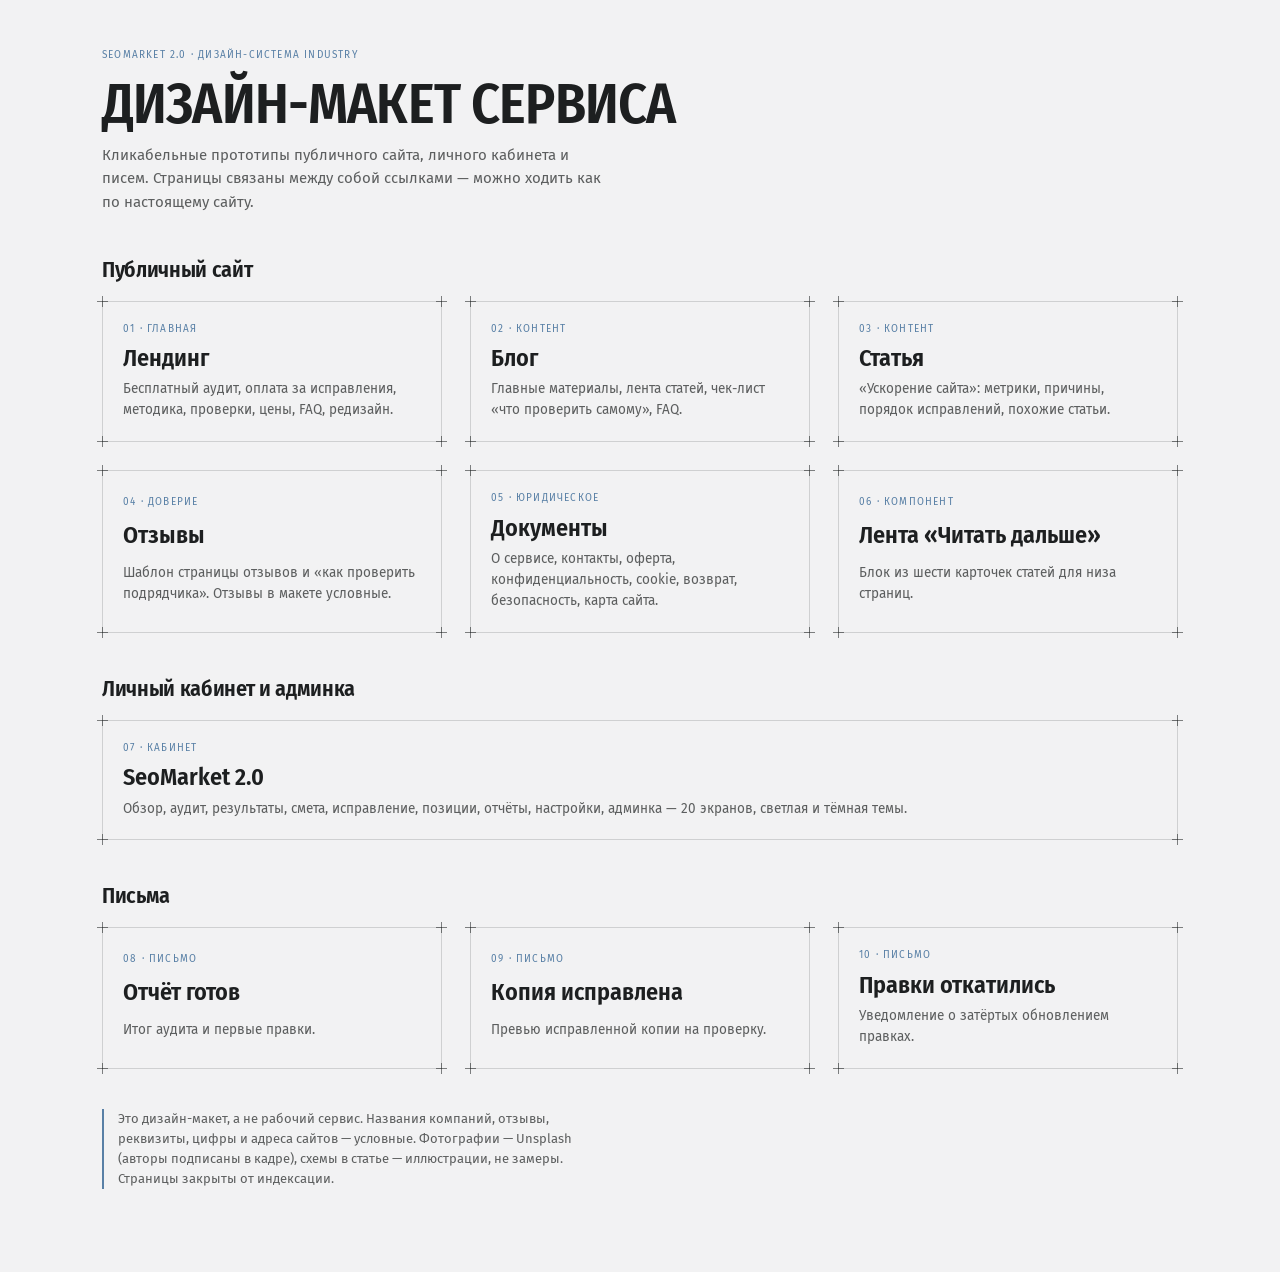
<file: index.html>
<!DOCTYPE html>
<html lang="ru">
<head>
<meta charset="utf-8">
<meta name="robots" content="noindex, nofollow">
<meta name="viewport" content="width=device-width, initial-scale=1">
<title>SeoMarket 2.0 — дизайн-макет</title>
<link rel="stylesheet" href="_ds/industry-2cf29483-63c2-42c2-a32d-4823edc25b26/styles.css">
<style>
  body { margin: 0; }
  /* Боковой отступ 22px, а не 16: угловые метки рамок выходят за карточку на 6px и давали горизонтальную прокрутку на телефоне. */
  .wrap { max-width: 1120px; margin: 0 auto; padding: 48px 22px 72px; }
  .grid { display: grid; grid-template-columns: repeat(auto-fit, minmax(260px, 1fr)); gap: 28px; }
  .item { display: grid; gap: 8px; padding: 20px; text-decoration: none; color: inherit; transition: background .12s ease; }
  .item:hover { background: color-mix(in srgb, var(--color-accent) 8%, transparent); }
  .kick { font-size: 10px; letter-spacing: .12em; text-transform: uppercase; color: var(--color-accent); display: flex; gap: 8px; align-items: center; }
  .ttl { font-family: var(--font-heading); font-weight: 600; font-size: 24px; line-height: 1.1; }
  .dsc { font-size: 13.5px; color: color-mix(in srgb, var(--color-text) 70%, transparent); }
  .note { margin-top: 40px; font-size: 13px; color: color-mix(in srgb, var(--color-text) 70%, transparent); max-width: 72ch; border-left: 2px solid var(--color-accent); padding-left: 14px; }
  h2 { font-size: 22px; margin: 44px 0 18px; }
</style>
</head>
<body>
<div class="wrap">
  <div class="kick">SeoMarket 2.0 · дизайн-система Industry</div>
  <h1 style="font-size:clamp(34px,5vw,56px);margin:10px 0 8px;text-transform:uppercase">Дизайн-макет сервиса</h1>
  <p class="dsc" style="font-size:15px;max-width:64ch">Кликабельные прототипы публичного сайта, личного кабинета и писем. Страницы связаны между собой ссылками — можно ходить как по настоящему сайту.</p>

  <h2>Публичный сайт</h2>
  <div class="grid">
    <a class="item blueprint" href="SeoMarket%20%D0%A1%D0%B0%D0%B9%D1%82.dc.html"><i class="corner tl"></i><i class="corner tr"></i><i class="corner bl"></i><i class="corner br"></i>
      <span class="kick">01 · Главная</span><span class="ttl">Лендинг</span><span class="dsc">Бесплатный аудит, оплата за исправления, методика, проверки, цены, FAQ, редизайн.</span></a>
    <a class="item blueprint" href="SeoMarket%20%D0%91%D0%BB%D0%BE%D0%B3.dc.html"><i class="corner tl"></i><i class="corner tr"></i><i class="corner bl"></i><i class="corner br"></i>
      <span class="kick">02 · Контент</span><span class="ttl">Блог</span><span class="dsc">Главные материалы, лента статей, чек-лист «что проверить самому», FAQ.</span></a>
    <a class="item blueprint" href="SeoMarket%20%D0%91%D0%BB%D0%BE%D0%B3%20%D1%81%D1%82%D0%B0%D1%82%D1%8C%D1%8F.dc.html"><i class="corner tl"></i><i class="corner tr"></i><i class="corner bl"></i><i class="corner br"></i>
      <span class="kick">03 · Контент</span><span class="ttl">Статья</span><span class="dsc">«Ускорение сайта»: метрики, причины, порядок исправлений, похожие статьи.</span></a>
    <a class="item blueprint" href="SeoMarket%20%D0%9E%D1%82%D0%B7%D1%8B%D0%B2%D1%8B.dc.html"><i class="corner tl"></i><i class="corner tr"></i><i class="corner bl"></i><i class="corner br"></i>
      <span class="kick">04 · Доверие</span><span class="ttl">Отзывы</span><span class="dsc">Шаблон страницы отзывов и «как проверить подрядчика». Отзывы в макете условные.</span></a>
    <a class="item blueprint" href="SeoMarket%20%D0%94%D0%BE%D0%BA%D1%83%D0%BC%D0%B5%D0%BD%D1%82%D1%8B.dc.html"><i class="corner tl"></i><i class="corner tr"></i><i class="corner bl"></i><i class="corner br"></i>
      <span class="kick">05 · Юридическое</span><span class="ttl">Документы</span><span class="dsc">О сервисе, контакты, оферта, конфиденциальность, cookie, возврат, безопасность, карта сайта.</span></a>
    <a class="item blueprint" href="ArticleRail.dc.html"><i class="corner tl"></i><i class="corner tr"></i><i class="corner bl"></i><i class="corner br"></i>
      <span class="kick">06 · Компонент</span><span class="ttl">Лента «Читать дальше»</span><span class="dsc">Блок из шести карточек статей для низа страниц.</span></a>
  </div>

  <h2>Личный кабинет и админка</h2>
  <div class="grid">
    <a class="item blueprint" href="SeoMarket%20v2.dc.html"><i class="corner tl"></i><i class="corner tr"></i><i class="corner bl"></i><i class="corner br"></i>
      <span class="kick">07 · Кабинет</span><span class="ttl">SeoMarket 2.0</span><span class="dsc">Обзор, аудит, результаты, смета, исправление, позиции, отчёты, настройки, админка — 20 экранов, светлая и тёмная темы.</span></a>
  </div>

  <h2>Письма</h2>
  <div class="grid">
    <a class="item blueprint" href="email-01-otchet-gotov.html"><i class="corner tl"></i><i class="corner tr"></i><i class="corner bl"></i><i class="corner br"></i>
      <span class="kick">08 · Письмо</span><span class="ttl">Отчёт готов</span><span class="dsc">Итог аудита и первые правки.</span></a>
    <a class="item blueprint" href="email-02-kopiya-gotova.html"><i class="corner tl"></i><i class="corner tr"></i><i class="corner bl"></i><i class="corner br"></i>
      <span class="kick">09 · Письмо</span><span class="ttl">Копия исправлена</span><span class="dsc">Превью исправленной копии на проверку.</span></a>
    <a class="item blueprint" href="email-03-pravki-otkatilis.html"><i class="corner tl"></i><i class="corner tr"></i><i class="corner bl"></i><i class="corner br"></i>
      <span class="kick">10 · Письмо</span><span class="ttl">Правки откатились</span><span class="dsc">Уведомление о затёртых обновлением правках.</span></a>
  </div>

  <p class="note">Это дизайн-макет, а не рабочий сервис. Названия компаний, отзывы, реквизиты, цифры и адреса сайтов — условные. Фотографии — Unsplash (авторы подписаны в кадре), схемы в статье — иллюстрации, не замеры. Страницы закрыты от индексации.</p>
</div>
</body>
</html>
</file>
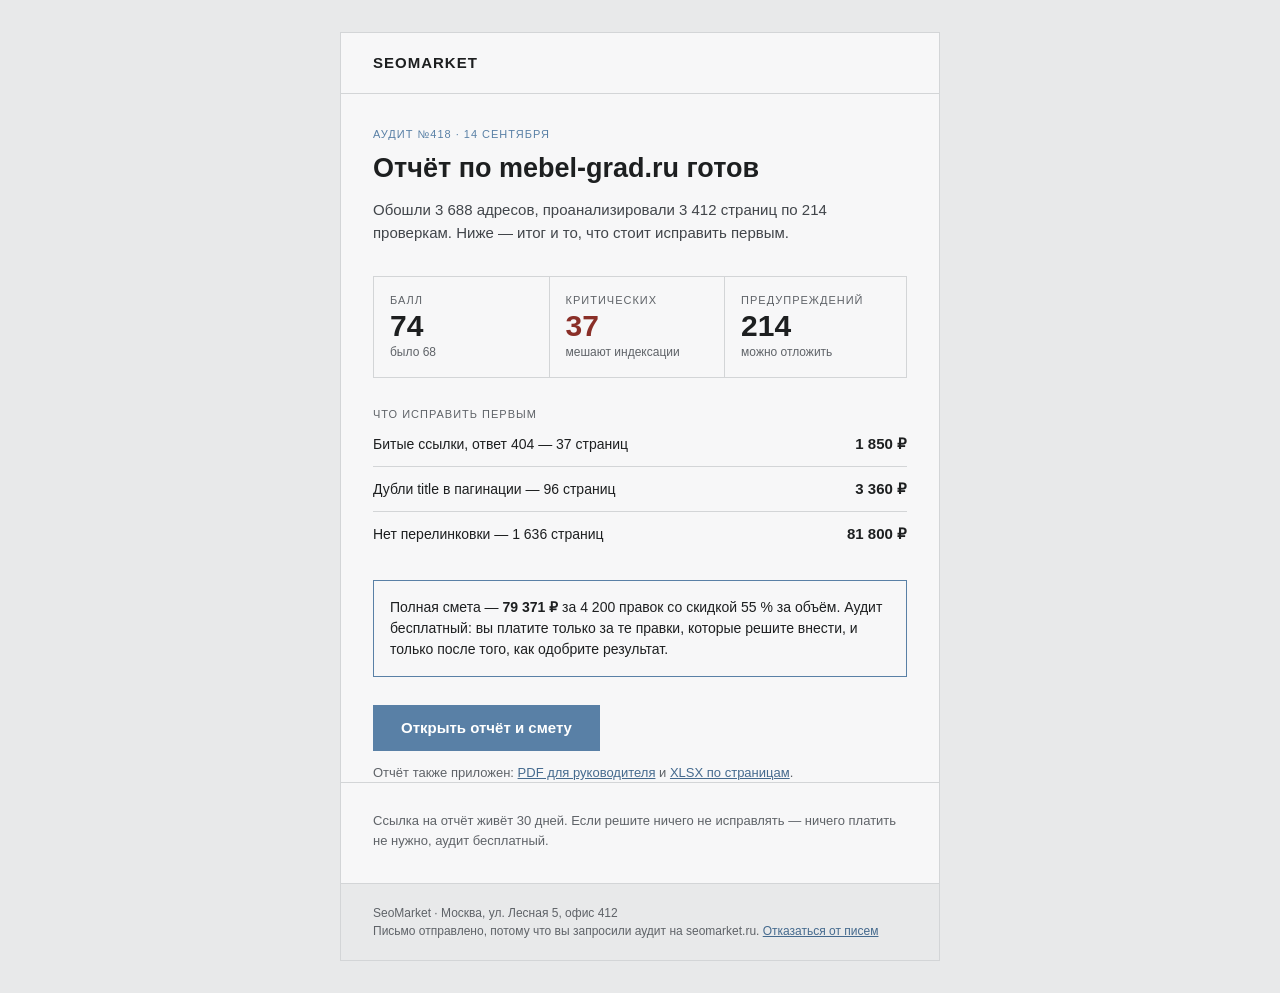
<file: email-01-otchet-gotov.html>
<!DOCTYPE html>
<html lang="ru">
<head>
<meta charset="utf-8">
<meta name="robots" content="noindex, nofollow">
<meta name="viewport" content="width=device-width, initial-scale=1">
<meta name="color-scheme" content="light dark">
<title>Отчёт по mebel-grad.ru готов</title>
<!-- Только то, что нельзя заинлайнить. Часть клиентов вырежет этот блок целиком,
     поэтому письмо обязано читаться из инлайн-стилей. -->
<style>
@media (max-width:620px){
  .wrap{width:100%!important}
  .pad{padding-left:20px!important;padding-right:20px!important}
  .num{font-size:34px!important}
}
</style>
</head>
<body style="margin:0;padding:0;background:#e8e9ea;">
<!-- Прехедер: показывается рядом с темой письма в списке входящих. -->
<span style="display:none;font-size:1px;color:#e8e9ea;max-height:0;overflow:hidden;">Балл 74 из 100, 37 критических ошибок. Смета на исправление — 79 371 ₽, аудит бесплатный.</span>

<table role="presentation" cellpadding="0" cellspacing="0" border="0" width="100%" style="background:#e8e9ea;">
<tr><td align="center" style="padding:32px 12px;">

<table role="presentation" cellpadding="0" cellspacing="0" border="0" width="600" class="wrap" style="width:600px;max-width:600px;background:#f7f7f8;border:1px solid #d3d5d7;">

  <tr><td class="pad" style="padding:20px 32px;border-bottom:1px solid #d3d5d7;font-family:Arial,Helvetica,sans-serif;font-size:15px;line-height:20px;mso-line-height-rule:exactly;letter-spacing:1px;color:#1d1f20;font-weight:bold;">SEOMARKET</td></tr>

  <tr><td class="pad" style="padding:32px 32px 8px;font-family:Arial,Helvetica,sans-serif;">
    <div style="font-size:11px;line-height:16px;mso-line-height-rule:exactly;letter-spacing:1px;text-transform:uppercase;color:#5980a6;padding-bottom:10px;">Аудит №418 · 14 сентября</div>
    <h1 style="margin:0;font-size:27px;line-height:32px;mso-line-height-rule:exactly;color:#1d1f20;font-weight:bold;">Отчёт по mebel-grad.ru готов</h1>
    <p style="margin:14px 0 0;font-size:15px;line-height:23px;mso-line-height-rule:exactly;color:#41454a;">Обошли 3 688 адресов, проанализировали 3 412 страниц по 214 проверкам. Ниже — итог и то, что стоит исправить первым.</p>
  </td></tr>

  <!-- Цифры таблицей, а не флексом: в Outlook раскладка считается Word-движком. -->
  <tr><td class="pad" style="padding:24px 32px 0;">
    <table role="presentation" cellpadding="0" cellspacing="0" border="0" width="536" style="width:100%;border:1px solid #d3d5d7;">
      <tr>
        <td width="33%" style="width:33%;padding:16px;border-right:1px solid #d3d5d7;font-family:Arial,Helvetica,sans-serif;vertical-align:top;">
          <div style="font-size:11px;line-height:15px;mso-line-height-rule:exactly;letter-spacing:1px;text-transform:uppercase;color:#5f6368;">Балл</div>
          <div class="num" style="font-size:30px;line-height:36px;mso-line-height-rule:exactly;color:#1d1f20;font-weight:bold;">74</div>
          <div style="font-size:12px;line-height:17px;mso-line-height-rule:exactly;color:#5f6368;">было 68</div>
        </td>
        <td width="33%" style="width:33%;padding:16px;border-right:1px solid #d3d5d7;font-family:Arial,Helvetica,sans-serif;vertical-align:top;">
          <div style="font-size:11px;line-height:15px;mso-line-height-rule:exactly;letter-spacing:1px;text-transform:uppercase;color:#5f6368;">Критических</div>
          <div class="num" style="font-size:30px;line-height:36px;mso-line-height-rule:exactly;color:#8a2f28;font-weight:bold;">37</div>
          <div style="font-size:12px;line-height:17px;mso-line-height-rule:exactly;color:#5f6368;">мешают индексации</div>
        </td>
        <td width="34%" style="width:34%;padding:16px;font-family:Arial,Helvetica,sans-serif;vertical-align:top;">
          <div style="font-size:11px;line-height:15px;mso-line-height-rule:exactly;letter-spacing:1px;text-transform:uppercase;color:#5f6368;">Предупреждений</div>
          <div class="num" style="font-size:30px;line-height:36px;mso-line-height-rule:exactly;color:#1d1f20;font-weight:bold;">214</div>
          <div style="font-size:12px;line-height:17px;mso-line-height-rule:exactly;color:#5f6368;">можно отложить</div>
        </td>
      </tr>
    </table>
  </td></tr>

  <tr><td class="pad" style="padding:28px 32px 0;font-family:Arial,Helvetica,sans-serif;">
    <div style="font-size:11px;line-height:16px;mso-line-height-rule:exactly;letter-spacing:1px;text-transform:uppercase;color:#5f6368;padding-bottom:12px;">Что исправить первым</div>
    <table role="presentation" cellpadding="0" cellspacing="0" border="0" width="536" style="width:100%;">
      <tr>
        <td style="padding:0 0 12px;border-bottom:1px solid #d3d5d7;font-family:Arial,Helvetica,sans-serif;font-size:14px;line-height:20px;mso-line-height-rule:exactly;color:#1d1f20;">Битые ссылки, ответ 404 — 37 страниц</td>
        <td align="right" style="padding:0 0 12px;border-bottom:1px solid #d3d5d7;font-family:Arial,Helvetica,sans-serif;font-size:15px;line-height:20px;mso-line-height-rule:exactly;color:#1d1f20;font-weight:bold;white-space:nowrap;">1 850 ₽</td>
      </tr>
      <tr>
        <td style="padding:12px 0;border-bottom:1px solid #d3d5d7;font-family:Arial,Helvetica,sans-serif;font-size:14px;line-height:20px;mso-line-height-rule:exactly;color:#1d1f20;">Дубли title в пагинации — 96 страниц</td>
        <td align="right" style="padding:12px 0;border-bottom:1px solid #d3d5d7;font-family:Arial,Helvetica,sans-serif;font-size:15px;line-height:20px;mso-line-height-rule:exactly;color:#1d1f20;font-weight:bold;white-space:nowrap;">3 360 ₽</td>
      </tr>
      <tr>
        <td style="padding:12px 0;font-family:Arial,Helvetica,sans-serif;font-size:14px;line-height:20px;mso-line-height-rule:exactly;color:#1d1f20;">Нет перелинковки — 1 636 страниц</td>
        <td align="right" style="padding:12px 0;font-family:Arial,Helvetica,sans-serif;font-size:15px;line-height:20px;mso-line-height-rule:exactly;color:#1d1f20;font-weight:bold;white-space:nowrap;">81 800 ₽</td>
      </tr>
    </table>
  </td></tr>

  <tr><td class="pad" style="padding:24px 32px 0;">
    <table role="presentation" cellpadding="0" cellspacing="0" border="0" width="536" style="width:100%;border:1px solid #5980a6;">
      <tr><td style="padding:16px;font-family:Arial,Helvetica,sans-serif;font-size:14px;line-height:21px;mso-line-height-rule:exactly;color:#1d1f20;">
        Полная смета — <strong>79 371 ₽</strong> за 4 200 правок со скидкой 55 % за объём. Аудит бесплатный: вы платите только за те правки, которые решите внести, и только после того, как одобрите результат.
      </td></tr>
    </table>
  </td></tr>

  <!-- Кнопка на ячейке с фоном: картинки и <button> в письмах не работают. -->
  <tr><td class="pad" style="padding:28px 32px 0;">
    <table role="presentation" cellpadding="0" cellspacing="0" border="0">
      <tr><td bgcolor="#5980a6" style="background:#5980a6;padding:14px 28px;">
        <a href="https://seomarket.ru/audit/418" style="display:block;font-family:Arial,Helvetica,sans-serif;font-size:15px;line-height:18px;mso-line-height-rule:exactly;color:#ffffff;text-decoration:none;font-weight:bold;">Открыть отчёт и смету</a>
      </td></tr>
    </table>
    <p style="margin:12px 0 0;font-family:Arial,Helvetica,sans-serif;font-size:13px;line-height:19px;mso-line-height-rule:exactly;color:#5f6368;">Отчёт также приложен: <a href="https://seomarket.ru/report/418.pdf" style="color:#456a8e;">PDF для руководителя</a> и <a href="https://seomarket.ru/report/418.xlsx" style="color:#456a8e;">XLSX по страницам</a>.</p>
  </td></tr>

  <tr><td class="pad" style="padding:28px 32px 32px;font-family:Arial,Helvetica,sans-serif;font-size:13px;line-height:20px;mso-line-height-rule:exactly;color:#5f6368;border-top:1px solid #d3d5d7;margin-top:8px;">
    Ссылка на отчёт живёт 30 дней. Если решите ничего не исправлять — ничего платить не нужно, аудит бесплатный.
  </td></tr>

  <tr><td class="pad" style="padding:20px 32px;background:#e8e9ea;border-top:1px solid #d3d5d7;font-family:Arial,Helvetica,sans-serif;font-size:12px;line-height:18px;mso-line-height-rule:exactly;color:#5f6368;">
    SeoMarket · Москва, ул. Лесная 5, офис 412<br>
    Письмо отправлено, потому что вы запросили аудит на seomarket.ru.
    <a href="https://seomarket.ru/unsubscribe?t=a7f3c1e9" style="color:#456a8e;">Отказаться от писем</a>
  </td></tr>

</table>

</td></tr>
</table>
</body>
</html>
</file>
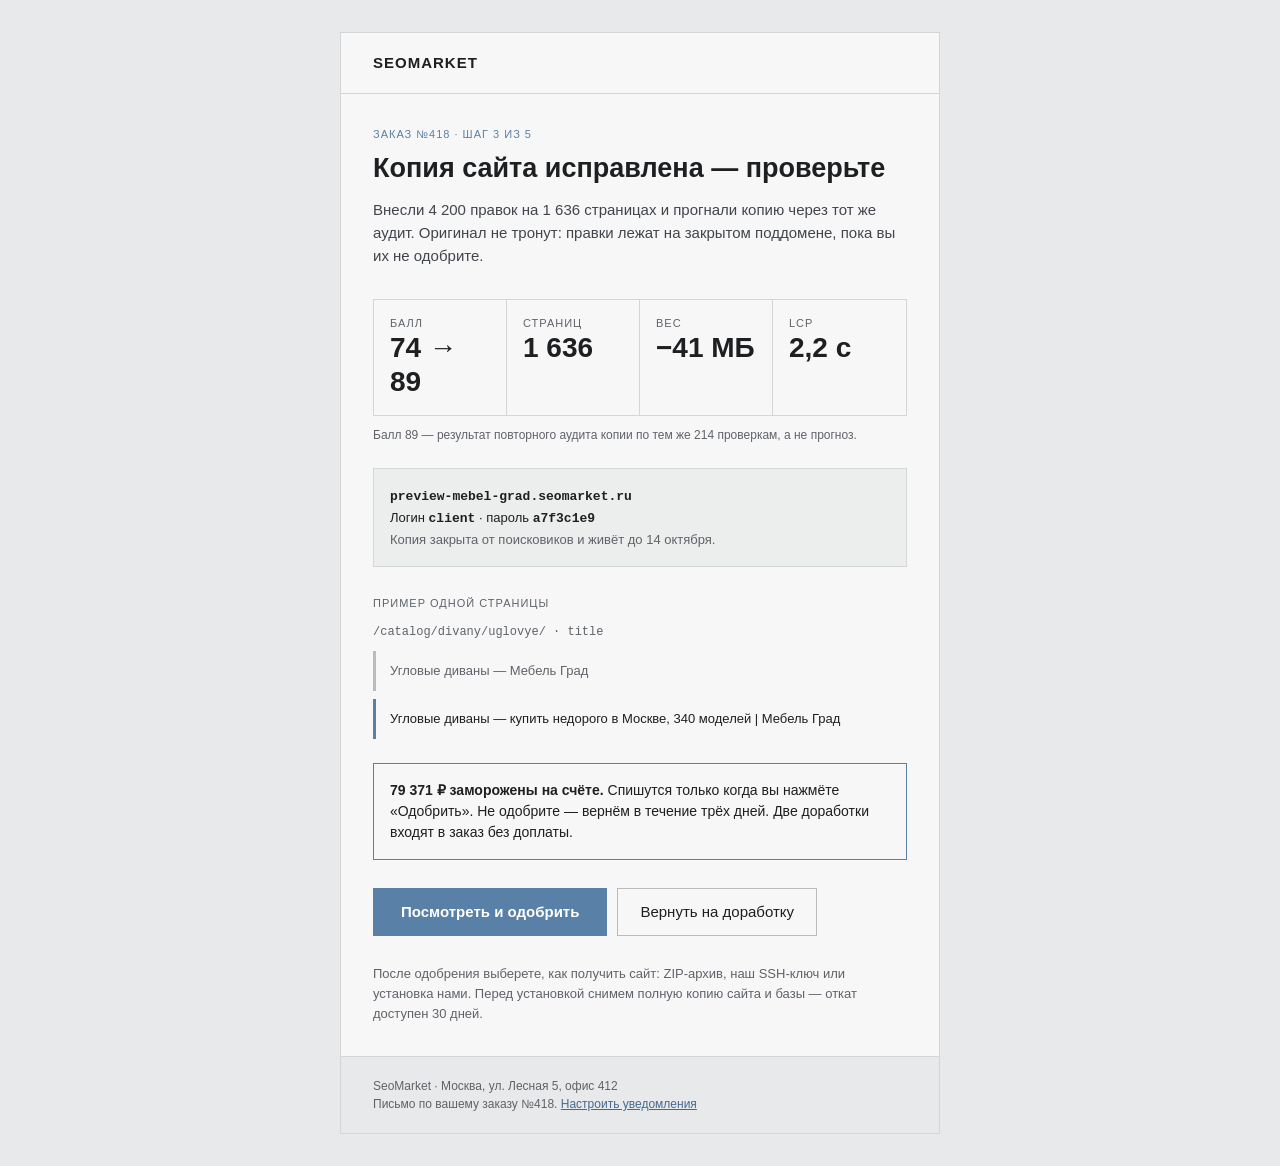
<file: email-02-kopiya-gotova.html>
<!DOCTYPE html>
<html lang="ru">
<head>
<meta charset="utf-8">
<meta name="robots" content="noindex, nofollow">
<meta name="viewport" content="width=device-width, initial-scale=1">
<meta name="color-scheme" content="light dark">
<title>Исправленная копия готова к проверке</title>
<style>
@media (max-width:620px){
  .wrap{width:100%!important}
  .pad{padding-left:20px!important;padding-right:20px!important}
  .num{font-size:32px!important}
  .col{display:block!important;width:100%!important;border-right:0!important;border-bottom:1px solid #d3d5d7!important}
}
</style>
</head>
<body style="margin:0;padding:0;background:#e8e9ea;">
<span style="display:none;font-size:1px;color:#e8e9ea;max-height:0;overflow:hidden;">Балл копии 89 против 74. Деньги в холде и спишутся только после вашего одобрения.</span>

<table role="presentation" cellpadding="0" cellspacing="0" border="0" width="100%" style="background:#e8e9ea;">
<tr><td align="center" style="padding:32px 12px;">

<table role="presentation" cellpadding="0" cellspacing="0" border="0" width="600" class="wrap" style="width:600px;max-width:600px;background:#f7f7f8;border:1px solid #d3d5d7;">

  <tr><td class="pad" style="padding:20px 32px;border-bottom:1px solid #d3d5d7;font-family:Arial,Helvetica,sans-serif;font-size:15px;line-height:20px;mso-line-height-rule:exactly;letter-spacing:1px;color:#1d1f20;font-weight:bold;">SEOMARKET</td></tr>

  <tr><td class="pad" style="padding:32px 32px 8px;font-family:Arial,Helvetica,sans-serif;">
    <div style="font-size:11px;line-height:16px;mso-line-height-rule:exactly;letter-spacing:1px;text-transform:uppercase;color:#5980a6;padding-bottom:10px;">Заказ №418 · шаг 3 из 5</div>
    <h1 style="margin:0;font-size:27px;line-height:32px;mso-line-height-rule:exactly;color:#1d1f20;font-weight:bold;">Копия сайта исправлена — проверьте</h1>
    <p style="margin:14px 0 0;font-size:15px;line-height:23px;mso-line-height-rule:exactly;color:#41454a;">Внесли 4 200 правок на 1 636 страницах и прогнали копию через тот же аудит. Оригинал не тронут: правки лежат на закрытом поддомене, пока вы их не одобрите.</p>
  </td></tr>

  <tr><td class="pad" style="padding:24px 32px 0;">
    <table role="presentation" cellpadding="0" cellspacing="0" border="0" width="536" style="width:100%;border:1px solid #d3d5d7;">
      <tr>
        <td class="col" width="25%" style="width:25%;padding:16px;border-right:1px solid #d3d5d7;font-family:Arial,Helvetica,sans-serif;vertical-align:top;">
          <div style="font-size:11px;line-height:15px;mso-line-height-rule:exactly;letter-spacing:1px;text-transform:uppercase;color:#5f6368;">Балл</div>
          <div class="num" style="font-size:28px;line-height:34px;mso-line-height-rule:exactly;color:#1d1f20;font-weight:bold;">74 &rarr; 89</div>
        </td>
        <td class="col" width="25%" style="width:25%;padding:16px;border-right:1px solid #d3d5d7;font-family:Arial,Helvetica,sans-serif;vertical-align:top;">
          <div style="font-size:11px;line-height:15px;mso-line-height-rule:exactly;letter-spacing:1px;text-transform:uppercase;color:#5f6368;">Страниц</div>
          <div class="num" style="font-size:28px;line-height:34px;mso-line-height-rule:exactly;color:#1d1f20;font-weight:bold;">1 636</div>
        </td>
        <td class="col" width="25%" style="width:25%;padding:16px;border-right:1px solid #d3d5d7;font-family:Arial,Helvetica,sans-serif;vertical-align:top;">
          <div style="font-size:11px;line-height:15px;mso-line-height-rule:exactly;letter-spacing:1px;text-transform:uppercase;color:#5f6368;">Вес</div>
          <div class="num" style="font-size:28px;line-height:34px;mso-line-height-rule:exactly;color:#1d1f20;font-weight:bold;">&minus;41 МБ</div>
        </td>
        <td class="col" width="25%" style="width:25%;padding:16px;font-family:Arial,Helvetica,sans-serif;vertical-align:top;">
          <div style="font-size:11px;line-height:15px;mso-line-height-rule:exactly;letter-spacing:1px;text-transform:uppercase;color:#5f6368;">LCP</div>
          <div class="num" style="font-size:28px;line-height:34px;mso-line-height-rule:exactly;color:#1d1f20;font-weight:bold;">2,2 с</div>
        </td>
      </tr>
    </table>
    <p style="margin:10px 0 0;font-family:Arial,Helvetica,sans-serif;font-size:12px;line-height:18px;mso-line-height-rule:exactly;color:#5f6368;">Балл 89 — результат повторного аудита копии по тем же 214 проверкам, а не прогноз.</p>
  </td></tr>

  <!-- Доступ к превью прямо в письме: заказчик открывает с телефона, не заходя в кабинет. -->
  <tr><td class="pad" style="padding:24px 32px 0;">
    <table role="presentation" cellpadding="0" cellspacing="0" border="0" width="536" style="width:100%;border:1px solid #d3d5d7;background:#eceded;">
      <tr><td style="padding:16px;font-family:Arial,Helvetica,sans-serif;font-size:13px;line-height:21px;mso-line-height-rule:exactly;color:#1d1f20;">
        <strong style="font-family:'Courier New',Courier,monospace;font-size:13px;">preview-mebel-grad.seomarket.ru</strong><br>
        Логин <strong style="font-family:'Courier New',Courier,monospace;">client</strong> · пароль <strong style="font-family:'Courier New',Courier,monospace;">a7f3c1e9</strong><br>
        <span style="color:#5f6368;">Копия закрыта от поисковиков и живёт до 14 октября.</span>
      </td></tr>
    </table>
  </td></tr>

  <tr><td class="pad" style="padding:28px 32px 0;font-family:Arial,Helvetica,sans-serif;">
    <div style="font-size:11px;line-height:16px;mso-line-height-rule:exactly;letter-spacing:1px;text-transform:uppercase;color:#5f6368;padding-bottom:12px;">Пример одной страницы</div>
    <div style="font-family:'Courier New',Courier,monospace;font-size:12px;line-height:18px;mso-line-height-rule:exactly;color:#5f6368;padding-bottom:10px;">/catalog/divany/uglovye/ · title</div>
    <table role="presentation" cellpadding="0" cellspacing="0" border="0" width="536" style="width:100%;">
      <tr><td style="padding:10px 14px;border-left:3px solid #b9bcbf;font-family:Arial,Helvetica,sans-serif;font-size:13px;line-height:20px;mso-line-height-rule:exactly;color:#5f6368;">Угловые диваны — Мебель Град</td></tr>
      <tr><td style="height:8px;font-size:0;line-height:0;">&nbsp;</td></tr>
      <tr><td style="padding:10px 14px;border-left:3px solid #5980a6;font-family:Arial,Helvetica,sans-serif;font-size:13px;line-height:20px;mso-line-height-rule:exactly;color:#1d1f20;">Угловые диваны — купить недорого в Москве, 340 моделей | Мебель Град</td></tr>
    </table>
  </td></tr>

  <tr><td class="pad" style="padding:24px 32px 0;">
    <table role="presentation" cellpadding="0" cellspacing="0" border="0" width="536" style="width:100%;border:1px solid #5980a6;">
      <tr><td style="padding:16px;font-family:Arial,Helvetica,sans-serif;font-size:14px;line-height:21px;mso-line-height-rule:exactly;color:#1d1f20;">
        <strong>79 371 ₽ заморожены на счёте.</strong> Спишутся только когда вы нажмёте «Одобрить». Не одобрите — вернём в течение трёх дней. Две доработки входят в заказ без доплаты.
      </td></tr>
    </table>
  </td></tr>

  <tr><td class="pad" style="padding:28px 32px 0;">
    <table role="presentation" cellpadding="0" cellspacing="0" border="0">
      <tr>
        <td bgcolor="#5980a6" style="background:#5980a6;padding:14px 28px;">
          <a href="https://seomarket.ru/order/418" style="display:block;font-family:Arial,Helvetica,sans-serif;font-size:15px;line-height:18px;mso-line-height-rule:exactly;color:#ffffff;text-decoration:none;font-weight:bold;">Посмотреть и одобрить</a>
        </td>
        <td style="width:10px;font-size:0;line-height:0;">&nbsp;</td>
        <td style="padding:14px 22px;border:1px solid #b9bcbf;">
          <a href="https://seomarket.ru/order/418/rework" style="display:block;font-family:Arial,Helvetica,sans-serif;font-size:15px;line-height:18px;mso-line-height-rule:exactly;color:#1d1f20;text-decoration:none;">Вернуть на доработку</a>
        </td>
      </tr>
    </table>
  </td></tr>

  <tr><td class="pad" style="padding:28px 32px 32px;font-family:Arial,Helvetica,sans-serif;font-size:13px;line-height:20px;mso-line-height-rule:exactly;color:#5f6368;">
    После одобрения выберете, как получить сайт: ZIP-архив, наш SSH-ключ или установка нами. Перед установкой снимем полную копию сайта и базы — откат доступен 30 дней.
  </td></tr>

  <tr><td class="pad" style="padding:20px 32px;background:#e8e9ea;border-top:1px solid #d3d5d7;font-family:Arial,Helvetica,sans-serif;font-size:12px;line-height:18px;mso-line-height-rule:exactly;color:#5f6368;">
    SeoMarket · Москва, ул. Лесная 5, офис 412<br>
    Письмо по вашему заказу №418.
    <a href="https://seomarket.ru/unsubscribe?t=a7f3c1e9" style="color:#456a8e;">Настроить уведомления</a>
  </td></tr>

</table>

</td></tr>
</table>
</body>
</html>
</file>
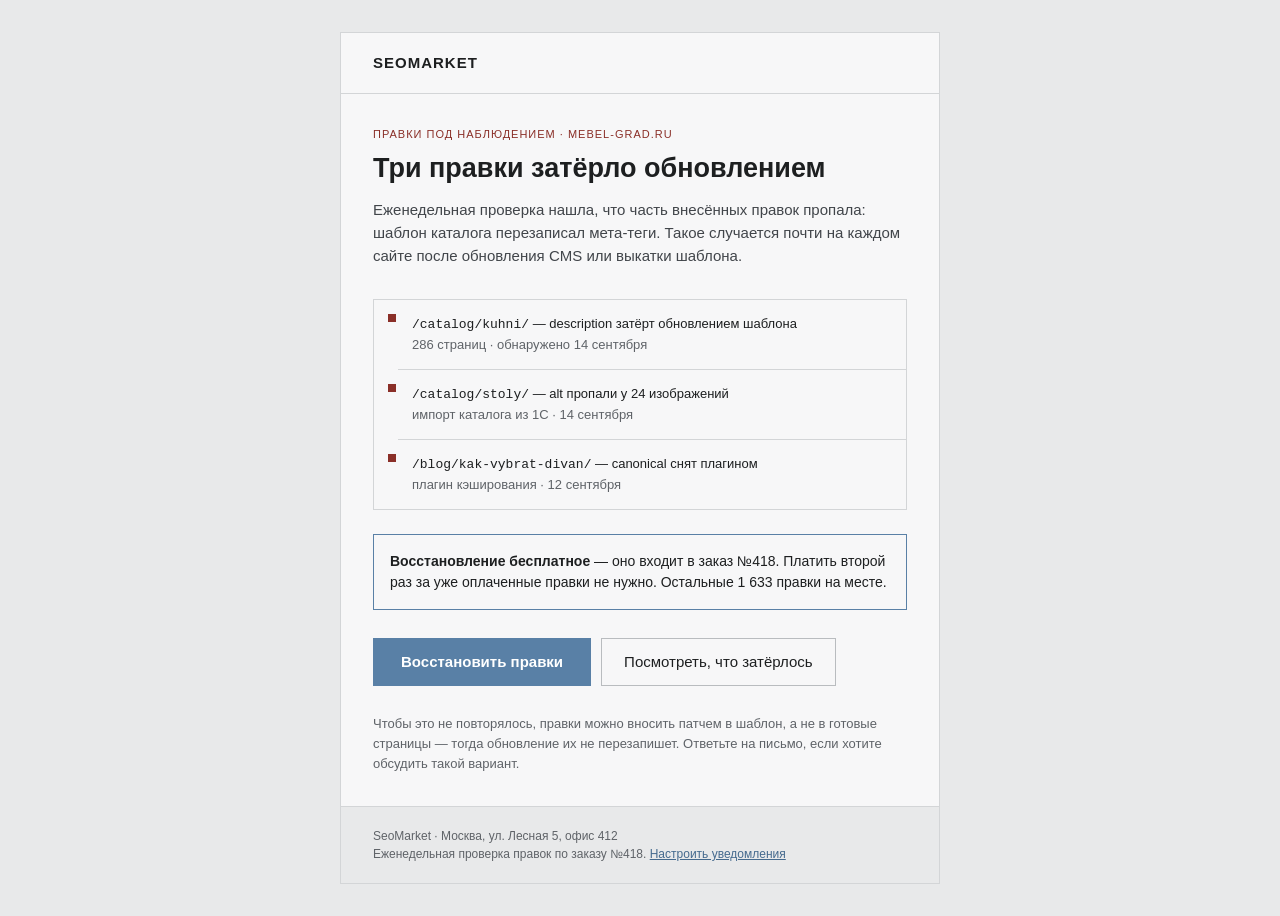
<file: email-03-pravki-otkatilis.html>
<!DOCTYPE html>
<html lang="ru">
<head>
<meta charset="utf-8">
<meta name="robots" content="noindex, nofollow">
<meta name="viewport" content="width=device-width, initial-scale=1">
<meta name="color-scheme" content="light dark">
<title>Три правки откатились после обновления сайта</title>
<style>
@media (max-width:620px){
  .wrap{width:100%!important}
  .pad{padding-left:20px!important;padding-right:20px!important}
}
</style>
</head>
<body style="margin:0;padding:0;background:#e8e9ea;">
<span style="display:none;font-size:1px;color:#e8e9ea;max-height:0;overflow:hidden;">Обновление шаблона затёрло description и alt на трёх разделах. Восстановим бесплатно.</span>

<table role="presentation" cellpadding="0" cellspacing="0" border="0" width="100%" style="background:#e8e9ea;">
<tr><td align="center" style="padding:32px 12px;">

<table role="presentation" cellpadding="0" cellspacing="0" border="0" width="600" class="wrap" style="width:600px;max-width:600px;background:#f7f7f8;border:1px solid #d3d5d7;">

  <tr><td class="pad" style="padding:20px 32px;border-bottom:1px solid #d3d5d7;font-family:Arial,Helvetica,sans-serif;font-size:15px;line-height:20px;mso-line-height-rule:exactly;letter-spacing:1px;color:#1d1f20;font-weight:bold;">SEOMARKET</td></tr>

  <tr><td class="pad" style="padding:32px 32px 8px;font-family:Arial,Helvetica,sans-serif;">
    <div style="font-size:11px;line-height:16px;mso-line-height-rule:exactly;letter-spacing:1px;text-transform:uppercase;color:#8a2f28;padding-bottom:10px;">Правки под наблюдением · mebel-grad.ru</div>
    <h1 style="margin:0;font-size:27px;line-height:32px;mso-line-height-rule:exactly;color:#1d1f20;font-weight:bold;">Три правки затёрло обновлением</h1>
    <p style="margin:14px 0 0;font-size:15px;line-height:23px;mso-line-height-rule:exactly;color:#41454a;">Еженедельная проверка нашла, что часть внесённых правок пропала: шаблон каталога перезаписал мета-теги. Такое случается почти на каждом сайте после обновления CMS или выкатки шаблона.</p>
  </td></tr>

  <tr><td class="pad" style="padding:24px 32px 0;">
    <table role="presentation" cellpadding="0" cellspacing="0" border="0" width="536" style="width:100%;border:1px solid #d3d5d7;">
      <tr>
        <td width="10" style="width:10px;padding:14px 0 14px 14px;vertical-align:top;font-size:0;line-height:0;">
          <table role="presentation" cellpadding="0" cellspacing="0" border="0"><tr><td width="8" height="8" bgcolor="#8a2f28" style="width:8px;height:8px;background:#8a2f28;font-size:0;line-height:0;">&nbsp;</td></tr></table>
        </td>
        <td style="padding:14px;border-bottom:1px solid #d3d5d7;font-family:Arial,Helvetica,sans-serif;font-size:13px;line-height:20px;mso-line-height-rule:exactly;color:#1d1f20;">
          <span style="font-family:'Courier New',Courier,monospace;">/catalog/kuhni/</span> — description затёрт обновлением шаблона<br>
          <span style="color:#5f6368;">286 страниц · обнаружено 14 сентября</span>
        </td>
      </tr>
      <tr>
        <td width="10" style="width:10px;padding:14px 0 14px 14px;vertical-align:top;font-size:0;line-height:0;">
          <table role="presentation" cellpadding="0" cellspacing="0" border="0"><tr><td width="8" height="8" bgcolor="#8a2f28" style="width:8px;height:8px;background:#8a2f28;font-size:0;line-height:0;">&nbsp;</td></tr></table>
        </td>
        <td style="padding:14px;border-bottom:1px solid #d3d5d7;font-family:Arial,Helvetica,sans-serif;font-size:13px;line-height:20px;mso-line-height-rule:exactly;color:#1d1f20;">
          <span style="font-family:'Courier New',Courier,monospace;">/catalog/stoly/</span> — alt пропали у 24 изображений<br>
          <span style="color:#5f6368;">импорт каталога из 1С · 14 сентября</span>
        </td>
      </tr>
      <tr>
        <td width="10" style="width:10px;padding:14px 0 14px 14px;vertical-align:top;font-size:0;line-height:0;">
          <table role="presentation" cellpadding="0" cellspacing="0" border="0"><tr><td width="8" height="8" bgcolor="#8a2f28" style="width:8px;height:8px;background:#8a2f28;font-size:0;line-height:0;">&nbsp;</td></tr></table>
        </td>
        <td style="padding:14px;font-family:Arial,Helvetica,sans-serif;font-size:13px;line-height:20px;mso-line-height-rule:exactly;color:#1d1f20;">
          <span style="font-family:'Courier New',Courier,monospace;">/blog/kak-vybrat-divan/</span> — canonical снят плагином<br>
          <span style="color:#5f6368;">плагин кэширования · 12 сентября</span>
        </td>
      </tr>
    </table>
  </td></tr>

  <tr><td class="pad" style="padding:24px 32px 0;">
    <table role="presentation" cellpadding="0" cellspacing="0" border="0" width="536" style="width:100%;border:1px solid #5980a6;">
      <tr><td style="padding:16px;font-family:Arial,Helvetica,sans-serif;font-size:14px;line-height:21px;mso-line-height-rule:exactly;color:#1d1f20;">
        <strong>Восстановление бесплатное</strong> — оно входит в заказ №418. Платить второй раз за уже оплаченные правки не нужно. Остальные 1 633 правки на месте.
      </td></tr>
    </table>
  </td></tr>

  <tr><td class="pad" style="padding:28px 32px 0;">
    <table role="presentation" cellpadding="0" cellspacing="0" border="0">
      <tr>
        <td bgcolor="#5980a6" style="background:#5980a6;padding:14px 28px;">
          <a href="https://seomarket.ru/order/418/restore" style="display:block;font-family:Arial,Helvetica,sans-serif;font-size:15px;line-height:18px;mso-line-height-rule:exactly;color:#ffffff;text-decoration:none;font-weight:bold;">Восстановить правки</a>
        </td>
        <td style="width:10px;font-size:0;line-height:0;">&nbsp;</td>
        <td style="padding:14px 22px;border:1px solid #b9bcbf;">
          <a href="https://seomarket.ru/overview" style="display:block;font-family:Arial,Helvetica,sans-serif;font-size:15px;line-height:18px;mso-line-height-rule:exactly;color:#1d1f20;text-decoration:none;">Посмотреть, что затёрлось</a>
        </td>
      </tr>
    </table>
  </td></tr>

  <tr><td class="pad" style="padding:28px 32px 32px;font-family:Arial,Helvetica,sans-serif;font-size:13px;line-height:20px;mso-line-height-rule:exactly;color:#5f6368;">
    Чтобы это не повторялось, правки можно вносить патчем в шаблон, а не в готовые страницы — тогда обновление их не перезапишет. Ответьте на письмо, если хотите обсудить такой вариант.
  </td></tr>

  <tr><td class="pad" style="padding:20px 32px;background:#e8e9ea;border-top:1px solid #d3d5d7;font-family:Arial,Helvetica,sans-serif;font-size:12px;line-height:18px;mso-line-height-rule:exactly;color:#5f6368;">
    SeoMarket · Москва, ул. Лесная 5, офис 412<br>
    Еженедельная проверка правок по заказу №418.
    <a href="https://seomarket.ru/unsubscribe?t=a7f3c1e9" style="color:#456a8e;">Настроить уведомления</a>
  </td></tr>

</table>

</td></tr>
</table>
</body>
</html>
</file>
<file: _ds/industry-2cf29483-63c2-42c2-a32d-4823edc25b26/styles.css>
/* Industry — design-system tokens and component classes. This file is the source of truth for the system's look; retune it here and see readme.md. */
/* Шрифты заменены 16.09.2026: у Barlow нет кириллицы, у IBM Plex Sans Condensed — только расширенная
   (U+0460+), и русский текст падал на системный шрифт. Fira Sans Condensed / Fira Sans / Fira Code —
   одно семейство с полной кириллицей: узкие заголовки, текст, адреса и код. */
@import url('https://fonts.googleapis.com/css2?family=Fira+Sans+Condensed:wght@400;500;600&family=Fira+Sans:wght@400;500;600&family=Fira+Code:wght@400;500&display=swap');

:root {
  --color-bg: #f2f2f3;
  --color-surface: #e9e9ea;
  --color-text: #1d1f20;
  --color-accent: #5980a6;
  --color-accent-2: #728fab;
  --color-divider: color-mix(in srgb, #1d1f20 16%, transparent);

  /* Tonal ramps — generated in OKLCH on one shared lightness scale, so the
     same step of any role matches the others in visual value. */
  --color-neutral-100: #f5f5f8;
  --color-neutral-200: #e7e7ea;
  --color-neutral-300: #d4d4d7;
  --color-neutral-400: #b7b7ba;
  --color-neutral-500: #98989b;
  --color-neutral-600: #7a7a7d;
  --color-neutral-700: #5d5d60;
  --color-neutral-800: #424244;
  --color-neutral-900: #2b2b2d;

  --color-accent-100: #eef6ff;
  --color-accent-200: #d6ebff;
  --color-accent-300: #b5d9fd;
  --color-accent-400: #94bce3;
  --color-accent-500: #749dc4;
  --color-accent-600: #597ea3;
  --color-accent-700: #416180;
  --color-accent-800: #2c455d;
  --color-accent-900: #1d2d3d;

  --color-accent-2-100: #eef6ff;
  --color-accent-2-200: #d6ebff;
  --color-accent-2-300: #bdd8f2;
  --color-accent-2-400: #9ebbd8;
  --color-accent-2-500: #7e9cb8;
  --color-accent-2-600: #627d98;
  --color-accent-2-700: #486077;
  --color-accent-2-800: #314457;
  --color-accent-2-900: #1f2d3a;

  --font-heading: "Fira Sans Condensed", "Arial Narrow", system-ui, sans-serif;
  --font-heading-weight: 600;
  --font-body: "Fira Sans", system-ui, sans-serif;
  --font-mono: "Fira Code", ui-monospace, SFMono-Regular, Menlo, monospace;

  --space-1: 3.4px;
  --space-2: 6.8px;
  --space-3: 10.2px;
  --space-4: 13.6px;
  --space-6: 20.4px;
  --space-8: 27.2px;

  --radius-sm: 2px;
  --radius-md: 4px;
  --radius-lg: 7px;

  /* Elevation — derived from the ground: soft ink-tinted shadows on a
     light theme, a hairline edge + ambient darkness on a dark one. */
  --shadow-sm: 0 1px 2px color-mix(in srgb, #2b2b2d 14%, transparent);
  --shadow-md: 0 3px 10px color-mix(in srgb, #2b2b2d 16%, transparent);
  --shadow-lg: 0 12px 32px color-mix(in srgb, #2b2b2d 22%, transparent);
}

body {
  background: var(--color-bg);
  color: var(--color-text);
  font-family: var(--font-body);
}
h1, h2, h3, h4 { font-family: var(--font-heading); font-weight: var(--font-heading-weight); }

.blueprint {
  position: relative;
  border: 1px solid var(--color-divider);
  border-radius: 0;
}
/* The overlay image treatments (halftone, duotone) clip their overlay
   (overflow:hidden); a blueprint wrapper draws its registration marks
   outside the box, so when both classes share a wrapper the frame must
   win. */
.blueprint.halftone, .blueprint.plate, .blueprint.duotone { overflow: visible; }
.blueprint > .corner {
  position: absolute; width: 11px; height: 11px;
  color: color-mix(in srgb, var(--color-text) 55%, transparent);
}
.blueprint > .corner::before, .blueprint > .corner::after {
  content: ""; position: absolute; background: currentColor;
}
.blueprint > .corner::before { left: 5px; top: 0; width: 1px; height: 100%; }
.blueprint > .corner::after  { top: 5px; left: 0; width: 100%; height: 1px; }
.blueprint > .corner.tl { top: -6px; left: -6px; }
.blueprint > .corner.tr { top: -6px; right: -6px; }
.blueprint > .corner.bl { bottom: -6px; left: -6px; }
.blueprint > .corner.br { bottom: -6px; right: -6px; }

.duotone{position:relative;overflow:hidden}
.duotone::after{content:"";position:absolute;inset:0;pointer-events:none;
  background:var(--color-accent);mix-blend-mode:color}

/* ══════════════════════════════════════════════════════════════════════════
   Components — built with the tokens above. Plain CSS
   on plain HTML: no JavaScript, no build step. Each class is documented in
   readme.md and demonstrated in foundations/ and components/.
   ══════════════════════════════════════════════════════════════════════ */

*, *::before, *::after { box-sizing: border-box; }
body { margin: 0; font-size: 15px; line-height: 1.55; font-weight: 400; }
h1, h2, h3, h4, h5, h6 {
  font-family: var(--font-heading); font-weight: var(--font-heading-weight);
  line-height: 1.12; letter-spacing: -0.015em; margin: 0 0 var(--space-2);
}
h1 { font-size: 42px; }
h2 { font-size: 32px; }
h3 { font-size: 25px; }
h4 { font-size: 20px; }
h5 { font-size: 16px; }
h6 { font-size: 13px; }
h6 { letter-spacing: 0.08em; text-transform: uppercase; }
p { margin: 0 0 var(--space-3); }
a { color: var(--color-accent); text-underline-offset: 3px; }
img { display: block; max-width: 100%; }
figure { margin: 0; }
figcaption {
  font-size: 11px; margin-top: var(--space-1);
  color: color-mix(in srgb, var(--color-text) 55%, transparent);
}
.text-muted { color: color-mix(in srgb, var(--color-text) 55%, transparent); }
:focus { outline: none; }
:focus-visible { outline: 2px solid var(--color-accent); outline-offset: 2px; }
::selection { background: color-mix(in srgb, var(--color-accent) 30%, transparent); }

/* — rules — */
.hr {
  height: 1px; border: 0; margin: var(--space-4) 0;
  background: var(--color-divider);
}

/* — buttons — */
.btn {
  display: inline-flex; align-items: center; justify-content: center; gap: 6px;
  cursor: pointer; text-decoration: none;
  font-family: var(--font-heading); font-weight: var(--font-heading-weight);
  font-size: 14px; line-height: 1.2; color: var(--color-text); /* matches the .input's 14px —
     the pair sits side by side in sign-up rows */
  background: transparent; border: 1px solid transparent;
  padding: var(--space-2) calc(var(--space-3) * 1.2);
  border-radius: var(--radius-md);
}
.btn svg { display: block; }
.btn:disabled { opacity: 0.45; cursor: not-allowed; }
.btn-primary { background: var(--color-accent); color: var(--color-bg); }
.btn-primary:hover { background: var(--color-accent-600); }
.btn-primary:active { background: var(--color-accent-700); }
.btn-secondary { border-color: var(--color-divider); }
.btn-secondary:hover { background: color-mix(in srgb, var(--color-text) 7%, transparent); }
.btn-secondary:active { background: color-mix(in srgb, var(--color-text) 14%, transparent); }
.btn-ghost { color: var(--color-accent); padding-inline: var(--space-1); }
.btn-ghost:hover { background: color-mix(in srgb, var(--color-accent) 10%, transparent); }
.btn-ghost:active { background: color-mix(in srgb, var(--color-accent) 18%, transparent); }
.btn-icon { width: 36px; height: 36px; padding: 0; }
.btn-block { width: 100%; margin-top: var(--space-2); }

/* — forms — */
.field > label {
  display: block; font-size: 12px; margin-bottom: 5px;
  color: color-mix(in srgb, var(--color-text) 70%, transparent);
}
.input {
  width: 100%; min-height: 36px; padding: 6px 10px; font: inherit;
  font-size: 14px; color: var(--color-text); caret-color: var(--color-accent);
  background: var(--color-surface);
  border: 1px solid var(--color-divider); border-radius: var(--radius-md);
}
.input:hover { border-color: color-mix(in srgb, var(--color-text) 45%, transparent); }
.input:focus-visible { border-color: var(--color-accent); outline-offset: 0; }
textarea.input { min-height: 90px; resize: vertical; }
.radio { display: inline-flex; align-items: center; gap: 8px; cursor: pointer; font-size: 14px; }
.radio input, .seg-opt input {
  position: absolute; opacity: 0; width: 0; height: 0; pointer-events: none;
}
.radio .dot {
  width: 16px; height: 16px; flex: none; border-radius: 50%;
  border: 1.5px solid var(--color-divider);
}
.radio:hover .dot { border-color: var(--color-accent); }
.radio input:checked + .dot {
  border-color: var(--color-accent); background: var(--color-accent);
  box-shadow: inset 0 0 0 4px var(--color-bg);
}
.radio input:focus-visible + .dot { outline: 2px solid var(--color-accent); outline-offset: 2px; }
.seg {
  display: inline-flex; overflow: hidden;
  border: 1px solid var(--color-divider); border-radius: var(--radius-md);
}
.seg-opt {
  display: inline-flex; align-items: center; gap: 6px;
  padding: 7px 12px; font-size: 13px; cursor: pointer;
}
.seg-opt + .seg-opt { border-left: 1px solid var(--color-divider); }
.seg-opt:has(input:checked) { background: var(--color-accent); color: var(--color-bg); }
.seg-opt:not(:has(input:checked)):hover { background: color-mix(in srgb, var(--color-text) 7%, transparent); }
.seg-opt:has(input:focus-visible) { outline: 2px solid var(--color-accent); outline-offset: -2px; }

/* — cards — */
.card {
  display: flex; flex-direction: column; gap: var(--space-2);
  padding: var(--space-3); border-radius: var(--radius-md); background: var(--color-surface);
}
.card-kicker { font-size: 10px; letter-spacing: 0.1em; text-transform: uppercase; color: var(--color-accent); }
.card-title {
  font-family: var(--font-heading); font-weight: var(--font-heading-weight);
  font-size: 17px; line-height: 1.2;
}
.card-body { margin: 0; font-size: 13px; opacity: 0.8; flex: 1; }
.card-meta {
  display: flex; align-items: center; gap: 6px; font-size: 11px;
  color: color-mix(in srgb, var(--color-text) 50%, transparent);
}
.elev-sm { box-shadow: var(--shadow-sm); }
.elev-md { box-shadow: var(--shadow-md); }
.elev-lg { box-shadow: var(--shadow-lg); }

/* — tags — */
.tag {
  display: inline-flex; align-items: center; font-size: 11px;
  letter-spacing: 0.02em; padding: 3px 10px;
  border-radius: calc(var(--radius-md) * 0.75);
}
.tag-accent { background: var(--color-accent-100); color: var(--color-accent-800); }
.tag-accent-2 { background: var(--color-accent-2-100); color: var(--color-accent-2-800); }
.tag-neutral { background: var(--color-neutral-100); color: var(--color-neutral-800); }
.tag-outline { border: 1px solid var(--color-accent); color: var(--color-accent); }

/* — navigation — */
.nav {
  display: flex; align-items: center; gap: var(--space-4);
  padding: var(--space-3) var(--space-4);
  border-bottom: none;
}
.nav-brand {
  font-family: var(--font-heading); font-weight: var(--font-heading-weight);
  font-size: 18px; margin-right: auto;
}
.nav a { color: inherit; text-decoration: none; font-size: 14px; }
.nav a:hover, .nav a[aria-current='page'] { color: var(--color-accent); }

/* — tables — */
.table { width: 100%; border-collapse: collapse; font-size: 14px; }
.table th {
  text-align: left; font-size: 11px; letter-spacing: 0.08em; text-transform: uppercase;
  color: color-mix(in srgb, var(--color-text) 60%, transparent);
  padding: var(--space-2); border-bottom: 1px solid var(--color-divider);
}
.table td {
  padding: var(--space-2);
  border-bottom: 1px solid color-mix(in srgb, var(--color-text) 8%, transparent);
}
.table tbody tr:hover { background: color-mix(in srgb, var(--color-text) 4%, transparent); }

/* — dialog — */
.dialog-backdrop {
  position: fixed; inset: 0; display: grid; place-items: center;
  padding: var(--space-4);
  background: color-mix(in srgb, var(--color-neutral-900) 50%, transparent);
}
.dialog {
  width: min(440px, 100%); display: flex; flex-direction: column; gap: var(--space-3);
  padding: var(--space-4); border-radius: var(--radius-lg);
  background: var(--color-surface); box-shadow: var(--shadow-lg);
}
.dialog-title {
  font-family: var(--font-heading); font-weight: var(--font-heading-weight);
  font-size: 20px;
}
.dialog-body { font-size: 14px; opacity: 0.85; }
.dialog-actions { display: flex; justify-content: flex-end; gap: var(--space-2); margin-top: var(--space-2); }

/* — blueprint frame: components are wireframe objects (see .blueprint
     and .corner above) — square, transparent, hairline-bordered — */
.card, .btn, .input, .tag, .seg, .dialog { border-radius: 0; }
.card, .dialog { background: transparent; border: 1px solid var(--color-divider); }
.btn { border: 1px solid var(--color-divider); }
.btn-primary { border-color: var(--color-accent); }
.btn-ghost { border-color: transparent; }
</file>
